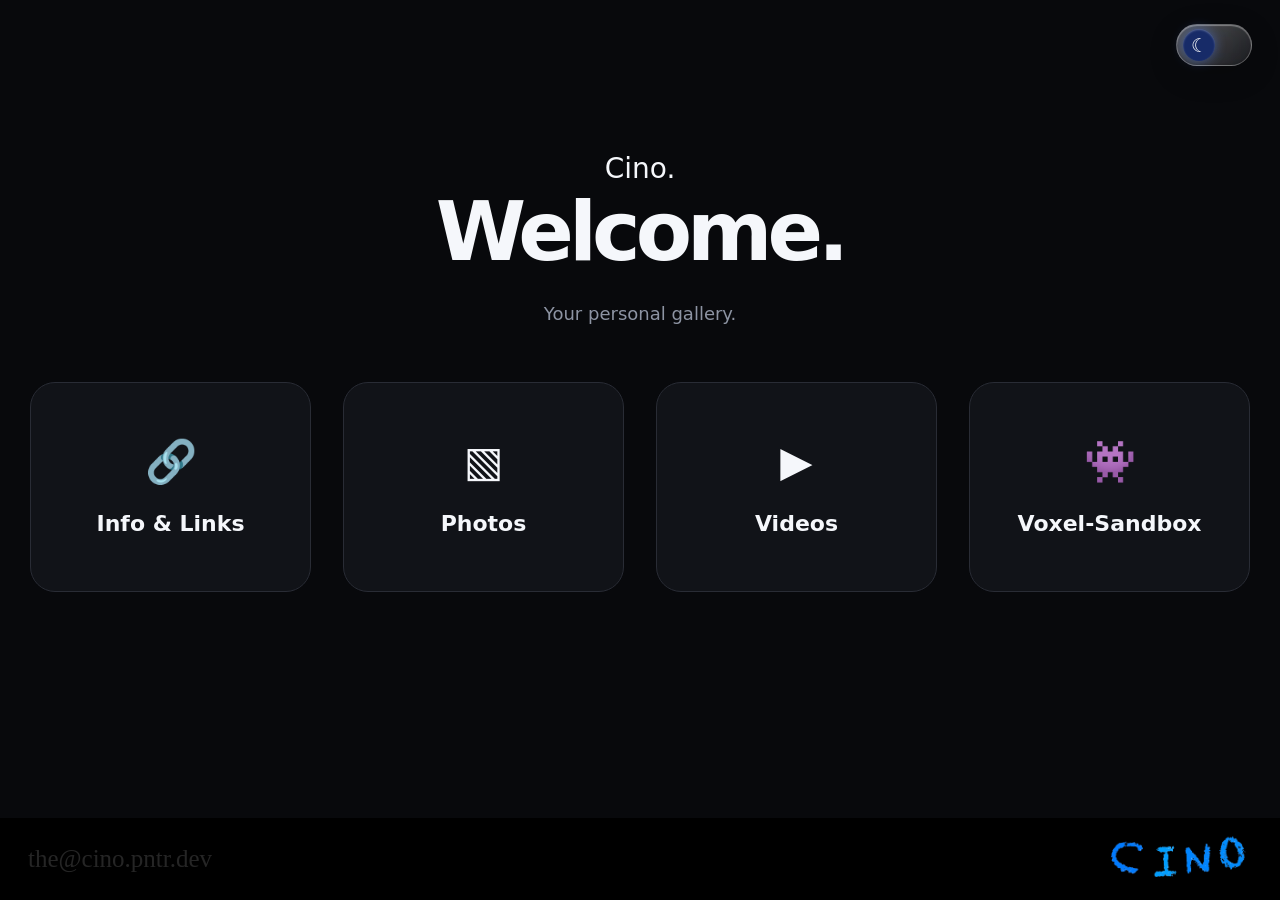
<file: index.html>
<!DOCTYPE html>
<html>
<head>
    <meta charset="UTF-8">
    <meta http-equiv="refresh" content="0; url=/home/">
    <title>Cino.</title>
</head>
<body>
    <script>
        window.location.replace("/home/");
    </script>
</body>
</html>
</file>
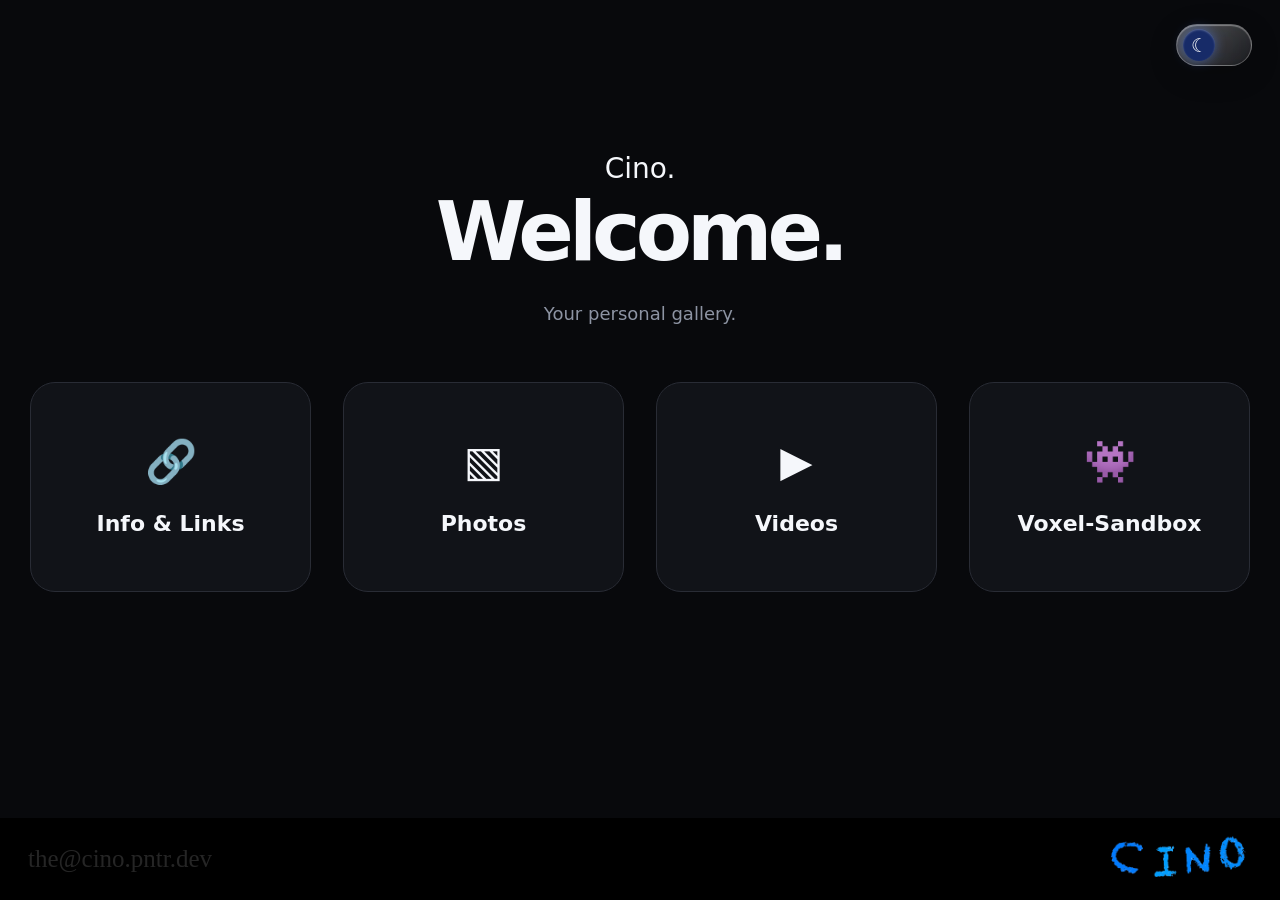
<file: home/index.html>
<!DOCTYPE html>
<html lang="en">

<head>

<meta charset="UTF-8">
<meta name="viewport" content="width=device-width, initial-scale=1.0">

<title>Cino. — Home</title>

<style>

/* =========================
   BASIC
========================= */

* {
    box-sizing: border-box;
}

:root {
    --bg: #08090c;
    --text: #f5f7fb;
    --muted: #8d94a3;
    --card: #111318;
    --border: #292c35;
}

html,
body {
    margin: 0;
    width: 100%;
    min-height: 100%;

    background: var(--bg);
}

body {
    min-height: 100vh;

    color: var(--text);

    font-family:
        system-ui,
        -apple-system,
        BlinkMacSystemFont,
        "Segoe UI",
        sans-serif;

    display: flex;
    flex-direction: column;

    overflow-x: hidden;

    transition:
        background 0.45s ease,
        color 0.45s ease;
}


/* =========================
   LIGHT MODE
========================= */

body.light {
    --bg: #f1f2f5;
    --text: #111216;
    --muted: #686d78;
    --card: rgba(255, 255, 255, 0.62);
    --border: rgba(0, 0, 0, 0.12);
}


/* =========================
   LIQUID GLASS THEME SWITCH
========================= */

.theme-toggle {

    position: fixed;

    top: 24px;
    right: 28px;

    width: 76px;
    height: 42px;

    padding: 0;

    border: 1px solid rgba(255, 255, 255, 0.28);

    border-radius: 999px;

    background:
        linear-gradient(
            135deg,
            rgba(255,255,255,0.32),
            rgba(255,255,255,0.08)
        );

    backdrop-filter: blur(22px) saturate(180%);
    -webkit-backdrop-filter: blur(22px) saturate(180%);

    box-shadow:
        inset 0 1px 1px rgba(255,255,255,0.35),
        inset 0 -1px 2px rgba(0,0,0,0.12),
        0 8px 30px rgba(0,0,0,0.18);

    cursor: pointer;

    display: flex;
    align-items: center;
    justify-content: center;

    z-index: 9999;

    transition:
        transform 0.25s ease,
        background 0.35s ease,
        box-shadow 0.35s ease;
}

.theme-toggle:hover {
    transform: scale(1.06);
}

.theme-toggle:active {
    transform: scale(0.94);
}


.theme-icon {

    width: 32px;
    height: 32px;

    display: flex;
    align-items: center;
    justify-content: center;

    border-radius: 50%;

    font-size: 19px;

    background: rgba(255,255,255,0.72);

    color: #111;

    box-shadow:
        0 2px 10px rgba(0,0,0,0.15),
        inset 0 1px 2px rgba(255,255,255,0.8);

    transition:
        transform 0.4s ease,
        background 0.35s ease,
        color 0.35s ease;
}


/* DARK MODE */

body:not(.light) .theme-icon {

    transform: translateX(-15px);

    background: #172b68;

    color: white;

    box-shadow:
        0 0 12px rgba(80,130,255,0.45),
        inset 0 1px 2px rgba(255,255,255,0.3);
}


/* LIGHT MODE */

body.light .theme-toggle {

    background:
        linear-gradient(
            135deg,
            rgba(255,255,255,0.75),
            rgba(255,255,255,0.35)
        );

    border-color: rgba(255,255,255,0.75);

    box-shadow:
        inset 0 1px 2px rgba(255,255,255,0.9),
        0 8px 30px rgba(0,0,0,0.12);
}

body.light .theme-icon {

    transform: translateX(15px);

    background: white;

    color: #f2a900;
}


/* =========================
   MAIN
========================= */

main {

    flex: 1;

    display: flex;
    flex-direction: column;

    align-items: center;

    padding-top: 155px;
    padding-bottom: 110px;
}


/* =========================
   HERO
========================= */

.hero {
    text-align: center;
}

.brand {

    font-size: 28px;
    font-weight: 400;

    line-height: 1;

    margin-bottom: 10px;
}

.hero h1 {

    margin: 0;

    font-size: clamp(60px, 7vw, 82px);

    line-height: 0.95;

    letter-spacing: -5px;

    font-weight: 800;
}

.hero p {

    margin: 32px 0 0;

    color: var(--muted);

    font-size: 18px;
}


/* =========================
   CHOICE CARDS
========================= */

.choices {

    display: flex;

    justify-content: center;

    gap: 32px;

    width: 100%;

    margin-top: 58px;

    padding: 0 30px;
}


.choice {

    width: 300px;
    height: 210px;

    display: flex;

    flex-direction: column;

    align-items: center;
    justify-content: center;

    gap: 25px;

    background: var(--card);

    border: 1px solid var(--border);

    border-radius: 25px;

    color: var(--text);

    text-decoration: none;

    backdrop-filter: blur(18px);
    -webkit-backdrop-filter: blur(18px);

    transition:
        transform 0.2s ease,
        background 0.2s ease,
        border-color 0.2s ease;
}


.choice:hover {

    transform: translateY(-5px);

    background: rgba(255,255,255,0.08);

    border-color: #3a3e4a;
}


/* =========================
   ICONS
========================= */

.icon {

    display: flex;

    align-items: center;
    justify-content: center;

    height: 48px;

    font-size: 42px;

    line-height: 1;
}


.choice-name {

    font-size: 22px;

    font-weight: 700;
}


/* =========================
   FOOTER
========================= */

footer {

    position: fixed;

    left: 0;
    bottom: 0;

    width: 100%;

    height: 82px;

    display: flex;

    align-items: center;
    justify-content: space-between;

    padding: 0 28px;

    /* LIGHT MODE DEFAULT */

    background: rgba(155, 158, 165, 0.68);

    border-top:
        1px solid rgba(255, 255, 255, 0.45);

    backdrop-filter:
        blur(20px) saturate(140%);

    -webkit-backdrop-filter:
        blur(20px) saturate(140%);

    box-shadow:
        0 -8px 30px rgba(0, 0, 0, 0.08),
        inset 0 1px 1px rgba(255, 255, 255, 0.3);

    z-index: 100;

    transition:
        background 0.45s ease,
        border-color 0.45s ease,
        box-shadow 0.45s ease;
}


/* =========================
   DARK MODE FOOTER
========================= */

body:not(.light) footer {

    background: #000;

    border-top: none;

    backdrop-filter: none;
    -webkit-backdrop-filter: none;

    box-shadow: none;
}


/* =========================
   EMAIL
========================= */

.email {

    color: rgba(20, 21, 24, 0.65);

    font-family:
        Georgia,
        "Times New Roman",
        serif;

    font-size: 25px;

    user-select: none;

    transition:
        color 0.45s ease;
}


/* DARK MODE EMAIL */

body:not(.light) .email {

    color: #252525;
}


/* =========================
   CINO LOGO
========================= */

.cino-logo {

    width: 150px;

    height: auto;

    object-fit: contain;

    user-select: none;

    display: block;
}


/* =========================
   TABLET
========================= */

@media (max-width: 950px) {

    main {

        padding-top: 100px;
        padding-bottom: 100px;
    }


    .choices {

        flex-direction: column;

        align-items: center;

        gap: 18px;
    }


    .choice {

        width: min(500px, 100%);

        height: 150px;
    }


    footer {

        height: 70px;

        padding: 0 18px;
    }


    .email {

        font-size: 17px;
    }


    .cino-logo {

        width: 120px;
    }
}


/* =========================
   SMALL PHONES
========================= */

@media (max-width: 500px) {

    main {

        padding-top: 75px;
        padding-bottom: 90px;
    }


    .theme-toggle {

        top: 16px;
        right: 16px;

        width: 68px;
        height: 38px;
    }


    .theme-icon {

        width: 29px;
        height: 29px;

        font-size: 17px;
    }


    .hero h1 {

        font-size: 58px;

        letter-spacing: -4px;
    }


    .brand {

        font-size: 24px;
    }


    .hero p {

        margin-top: 24px;

        font-size: 16px;
    }


    .choices {

        margin-top: 45px;

        padding: 0 18px;
    }


    .choice {

        height: 130px;

        border-radius: 20px;

        gap: 15px;
    }


    .icon {

        font-size: 36px;
    }


    .choice-name {

        font-size: 19px;
    }


    footer {

        height: 65px;

        padding: 0 14px;
    }


    .email {

        font-size: 14px;
    }


    .cino-logo {

        width: 100px;
    }

}

</style>

</head>


<body>


<!-- =========================
     THEME SWITCH
========================= -->

<button
    id="themeToggle"
    class="theme-toggle"
    aria-label="Toggle light and dark mode"
>

    <span
        class="theme-icon"
        id="themeIcon"
    >☾</span>

</button>


<!-- =========================
     MAIN
========================= -->

<main>


    <section class="hero">


        <div class="brand">
            Cino.
        </div>


        <h1>
            Welcome.
        </h1>


        <p>
            Your personal gallery.
        </p>


    </section>


    <!-- =========================
         CARDS
    ========================= -->

    <section class="choices">


        <a
            class="choice"
            href="../gallery/info-copyandpaste/"
        >

            <span class="icon">
                🔗
            </span>

            <span class="choice-name">
                Info &amp; Links
            </span>

        </a>


        <a
            class="choice"
            href="../gallery/photos/"
        >

            <span class="icon">
                ▧
            </span>

            <span class="choice-name">
                Photos
            </span>

        </a>


        <a
            class="choice"
            href="../gallery/videos/"
        >

            <span class="icon">
                ▶
            </span>

            <span class="choice-name">
                Videos
            </span>

        </a>
<a
            class="choice"
            href="../gallery/Voxel-Sandbox/"
        >

            <span class="icon">
                👾
            </span>

            <span class="choice-name">
                Voxel-Sandbox
            </span>

        </a>


    </section>


</main>


<!-- =========================
     FOOTER
========================= -->

<footer>


    <div class="email">
        the@cino.pntr.dev
    </div>


    <img
        class="cino-logo"
        src="../Assets/cino-logo.png"
        alt="Cino"
    >


</footer>


<!-- =========================
     JAVASCRIPT
========================= -->

<script>


const toggle =
    document.getElementById("themeToggle");


const icon =
    document.getElementById("themeIcon");


/* Load saved theme */

const savedTheme =
    localStorage.getItem("cinoTheme");


if (savedTheme === "light") {

    document.body.classList.add("light");

    icon.textContent = "☀";

} else {

    icon.textContent = "☾";

}


/* Toggle theme */

toggle.addEventListener("click", () => {

    document.body.classList.toggle("light");

    const isLight =
        document.body.classList.contains("light");


    localStorage.setItem(
        "cinoTheme",
        isLight ? "light" : "dark"
    );


    icon.textContent =
        isLight ? "☀" : "☾";

});


</script>


</body>

</html>
</file>
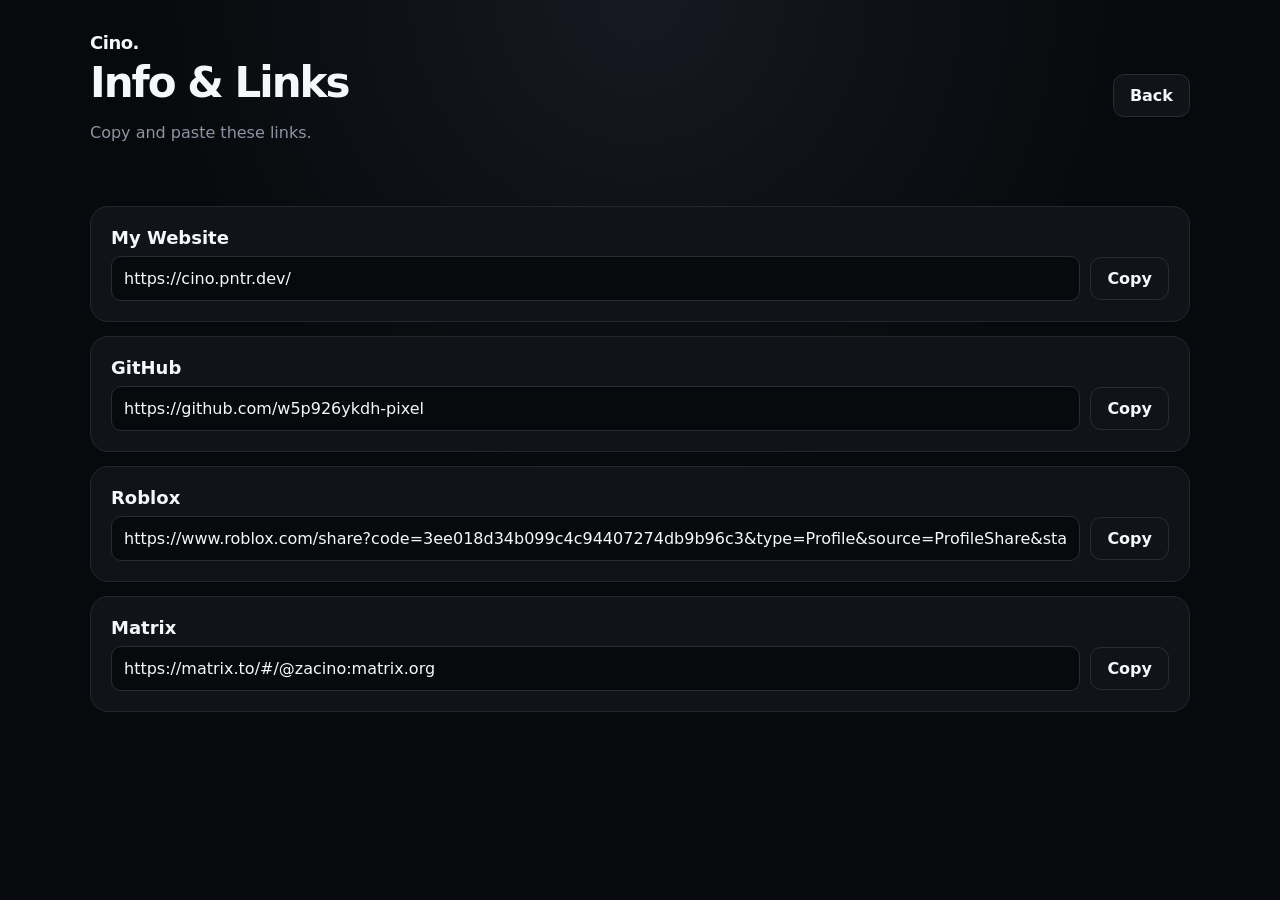
<file: gallery/info-copyandpaste/index.html>
<!DOCTYPE html>
<html lang="en">
<head>
    <meta charset="UTF-8">
    <meta name="viewport" content="width=device-width, initial-scale=1.0">
    <title>Info — Cino.</title>
    <link rel="stylesheet" href="../../style.css">
</head>

<body>

<div class="wrap">

    <div class="top">
        <div>
            <div class="brand">Cino.</div>
            <h1 class="page-title">Info & Links</h1>
            <p class="sub">Copy and paste these links.</p>
        </div>

        <a class="back" href="../../home/">Back</a>
    </div>

    <div id="links"></div>

</div>

<script>
const links = [
    {
        name: "My Website",
        url: "https://cino.pntr.dev/"
    },

    {
        name: "GitHub",
        url: "https://github.com/w5p926ykdh-pixel"
    },

    {
        name: "Roblox",
        url: "https://www.roblox.com/share?code=3ee018d34b099c4c94407274db9b96c3&type=Profile&source=ProfileShare&stamp=1791284930173"
    },

    {
        name: "Matrix",
        url: "https://matrix.to/#/@zacino:matrix.org"
    }

    // Add more links like this:
    // {
    //     name: "Example",
    //     url: "https://example.com/"
    // }
];

const container = document.getElementById("links");

links.forEach(link => {

    const card = document.createElement("div");

    card.style.cssText = `
        background: #111318;
        border: 1px solid #242731;
        border-radius: 18px;
        padding: 20px;
        margin-bottom: 14px;
    `;

    card.innerHTML = `
        <div style="
            font-size:18px;
            font-weight:700;
            margin-bottom:8px;
        ">
            ${link.name}
        </div>

        <div style="
            display:flex;
            gap:10px;
            align-items:center;
        ">
            <input
                value="${link.url}"
                readonly
                style="
                    display:block;
                    flex:1;
                    min-width:0;
                    padding:12px;
                    border-radius:10px;
                    border:1px solid #292c35;
                    background:#08090c;
                    color:#f5f7fb;
                    font:inherit;
                "
            >

            <button
                class="btn"
                onclick="copyLink('${link.url}', this)"
            >
                Copy
            </button>
        </div>
    `;

    container.appendChild(card);
});

async function copyLink(url, button) {

    await navigator.clipboard.writeText(url);

    const oldText = button.textContent;

    button.textContent = "Copied!";

    setTimeout(() => {
        button.textContent = oldText;
    }, 1200);
}
</script>

</body>
</html>
</file>
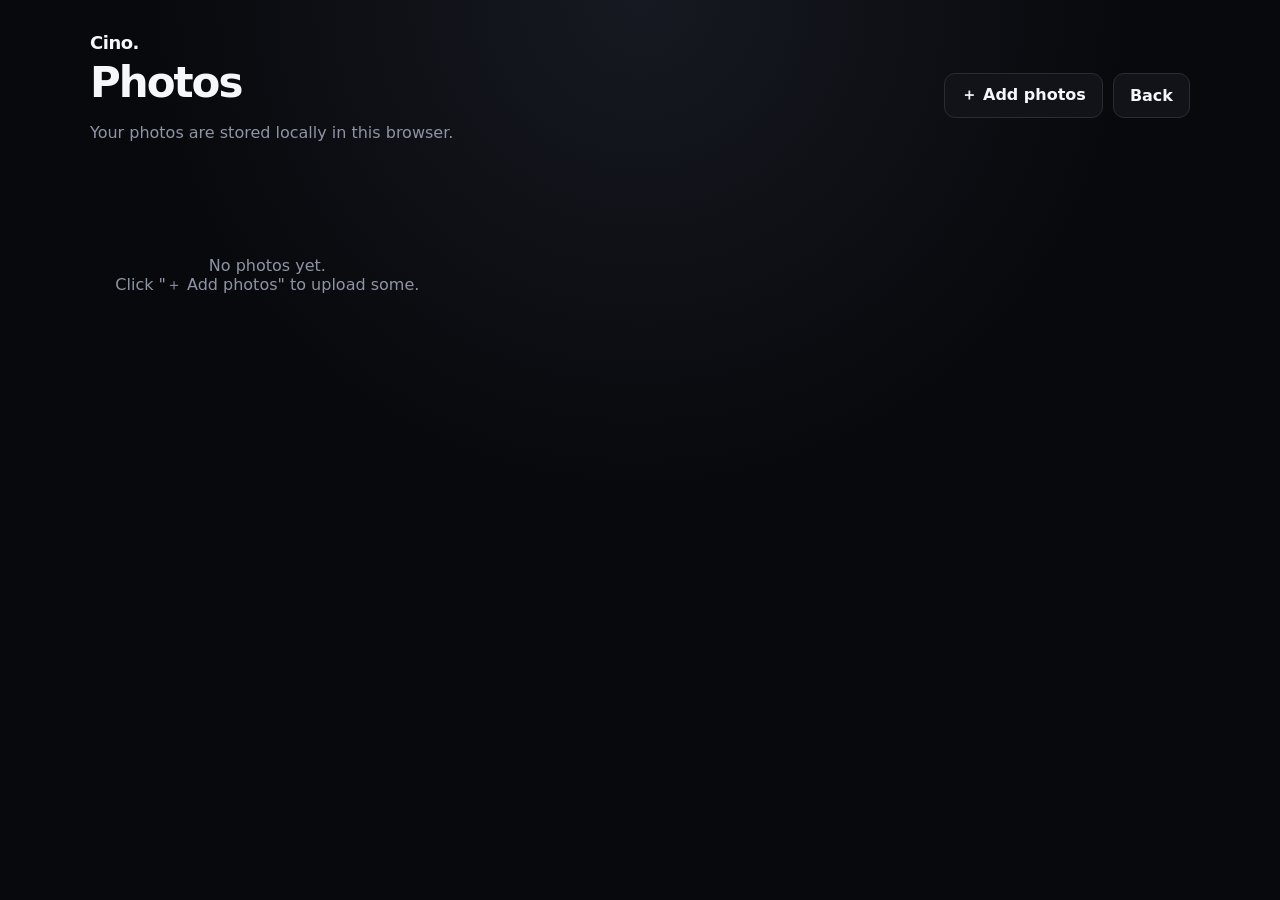
<file: gallery/photos/index.html>
<!DOCTYPE html>
<html lang="en">
<head>
    <meta charset="UTF-8">
    <meta name="viewport" content="width=device-width, initial-scale=1.0">
    <title>Photos — Cino.</title>
    <link rel="stylesheet" href="../../style.css">
</head>

<body>

<div class="wrap">

    <div class="top">
        <div>
            <div class="brand">Cino.</div>
            <h1 class="page-title">Photos</h1>
            <p class="sub">Your photos are stored locally in this browser.</p>
        </div>

        <div class="actions">
            <label class="btn" for="photoInput">＋ Add photos</label>
            <a class="back" href="../../home/">Back</a>
        </div>
    </div>

    <input
        id="photoInput"
        type="file"
        accept="image/*"
        multiple
    >

    <div id="grid" class="grid"></div>

</div>

<!-- Fullscreen viewer -->
<div id="viewer" class="viewer">
    <button class="close" id="closeViewer">×</button>
    <img id="viewerImage" alt="Photo">
</div>

<script>
const DB_NAME = "CinoGalleryDB";
const DB_VERSION = 1;
const STORE_NAME = "photos";

let db;
let objectUrls = [];

/* =========================
   OPEN DATABASE
========================= */

function openDatabase() {
    return new Promise((resolve, reject) => {
        const request = indexedDB.open(DB_NAME, DB_VERSION);

        request.onupgradeneeded = event => {
            const database = event.target.result;

            if (!database.objectStoreNames.contains(STORE_NAME)) {
                database.createObjectStore(STORE_NAME, {
                    keyPath: "id",
                    autoIncrement: true
                });
            }
        };

        request.onsuccess = event => {
            db = event.target.result;
            resolve(db);
        };

        request.onerror = () => {
            reject(request.error);
        };
    });
}

/* =========================
   DATABASE HELPERS
========================= */

function getPhotos() {
    return new Promise((resolve, reject) => {
        const transaction = db.transaction(STORE_NAME, "readonly");
        const store = transaction.objectStore(STORE_NAME);
        const request = store.getAll();

        request.onsuccess = () => {
            resolve(request.result);
        };

        request.onerror = () => {
            reject(request.error);
        };
    });
}

function addPhoto(photo) {
    return new Promise((resolve, reject) => {
        const transaction = db.transaction(STORE_NAME, "readwrite");
        const store = transaction.objectStore(STORE_NAME);
        const request = store.add(photo);

        request.onsuccess = () => {
            resolve();
        };

        request.onerror = () => {
            reject(request.error);
        };
    });
}

function deletePhoto(id) {
    return new Promise((resolve, reject) => {
        const transaction = db.transaction(STORE_NAME, "readwrite");
        const store = transaction.objectStore(STORE_NAME);
        const request = store.delete(id);

        request.onsuccess = () => {
            resolve();
        };

        request.onerror = () => {
            reject(request.error);
        };
    });
}

/* =========================
   RENDER PHOTOS
========================= */

async function renderPhotos() {

    const grid = document.getElementById("grid");

    objectUrls.forEach(url => URL.revokeObjectURL(url));
    objectUrls = [];

    const photos = await getPhotos();

    grid.innerHTML = "";

    if (photos.length === 0) {
        grid.innerHTML = `
            <div class="empty">
                No photos yet.<br>
                Click "＋ Add photos" to upload some.
            </div>
        `;
        return;
    }

    photos.sort((a, b) => b.createdAt - a.createdAt);

    photos.forEach(photo => {

        const item = document.createElement("div");
        item.className = "item";

        const img = document.createElement("img");

        const url = URL.createObjectURL(photo.blob);
        objectUrls.push(url);

        img.src = url;
        img.alt = photo.name || "Photo";

        img.addEventListener("click", () => {
            openViewer(url);
        });

        const deleteButton = document.createElement("button");

        deleteButton.className = "delete";
        deleteButton.textContent = "×";
        deleteButton.title = "Delete photo";

        deleteButton.addEventListener("click", async event => {
            event.stopPropagation();

            await deletePhoto(photo.id);
            renderPhotos();
        });

        item.appendChild(img);
        item.appendChild(deleteButton);

        grid.appendChild(item);
    });
}

/* =========================
   UPLOAD
========================= */

document.getElementById("photoInput").addEventListener("change", async event => {

    const files = Array.from(event.target.files);

    for (const file of files) {

        if (!file.type.startsWith("image/")) {
            continue;
        }

        await addPhoto({
            name: file.name,
            blob: file,
            createdAt: Date.now()
        });
    }

    event.target.value = "";

    renderPhotos();
});

/* =========================
   FULLSCREEN VIEWER
========================= */

const viewer = document.getElementById("viewer");
const viewerImage = document.getElementById("viewerImage");

function openViewer(url) {
    viewerImage.src = url;
    viewer.classList.add("open");
}

function closeViewer() {
    viewer.classList.remove("open");
    viewerImage.src = "";
}

document.getElementById("closeViewer").addEventListener("click", closeViewer);

viewer.addEventListener("click", event => {
    if (event.target === viewer) {
        closeViewer();
    }
});

document.addEventListener("keydown", event => {
    if (event.key === "Escape") {
        closeViewer();
    }
});

/* =========================
   MIGRATE OLD PHOTOS
   From localStorage → IndexedDB
========================= */

async function migrateOldPhotos() {

    const oldData = localStorage.getItem("cinoPhotos");

    if (!oldData) {
        return;
    }

    try {

        const oldPhotos = JSON.parse(oldData);

        if (!Array.isArray(oldPhotos) || oldPhotos.length === 0) {
            localStorage.removeItem("cinoPhotos");
            return;
        }

        const existingPhotos = await getPhotos();

        if (existingPhotos.length === 0) {

            for (const oldPhoto of oldPhotos) {

                if (!oldPhoto.data) {
                    continue;
                }

                try {

                    const response = await fetch(oldPhoto.data);
                    const blob = await response.blob();

                    await addPhoto({
                        name: oldPhoto.name || "Old photo",
                        blob: blob,
                        createdAt: oldPhoto.createdAt || Date.now()
                    });

                } catch (error) {
                    console.error(
                        "Could not migrate photo:",
                        error
                    );
                }
            }
        }

        /*
         * Free the old localStorage space
         */
        localStorage.removeItem("cinoPhotos");

    } catch (error) {

        console.error(
            "Could not migrate old photos:",
            error
        );
    }
}

/* =========================
   START
========================= */

async function start() {

    try {

        await openDatabase();

        await migrateOldPhotos();

        await renderPhotos();

    } catch (error) {

        console.error(error);

        document.getElementById("grid").innerHTML = `
            <div class="empty">
                Your browser could not open the photo database.
            </div>
        `;
    }
}

start();

</script>

</body>
</html>
</file>
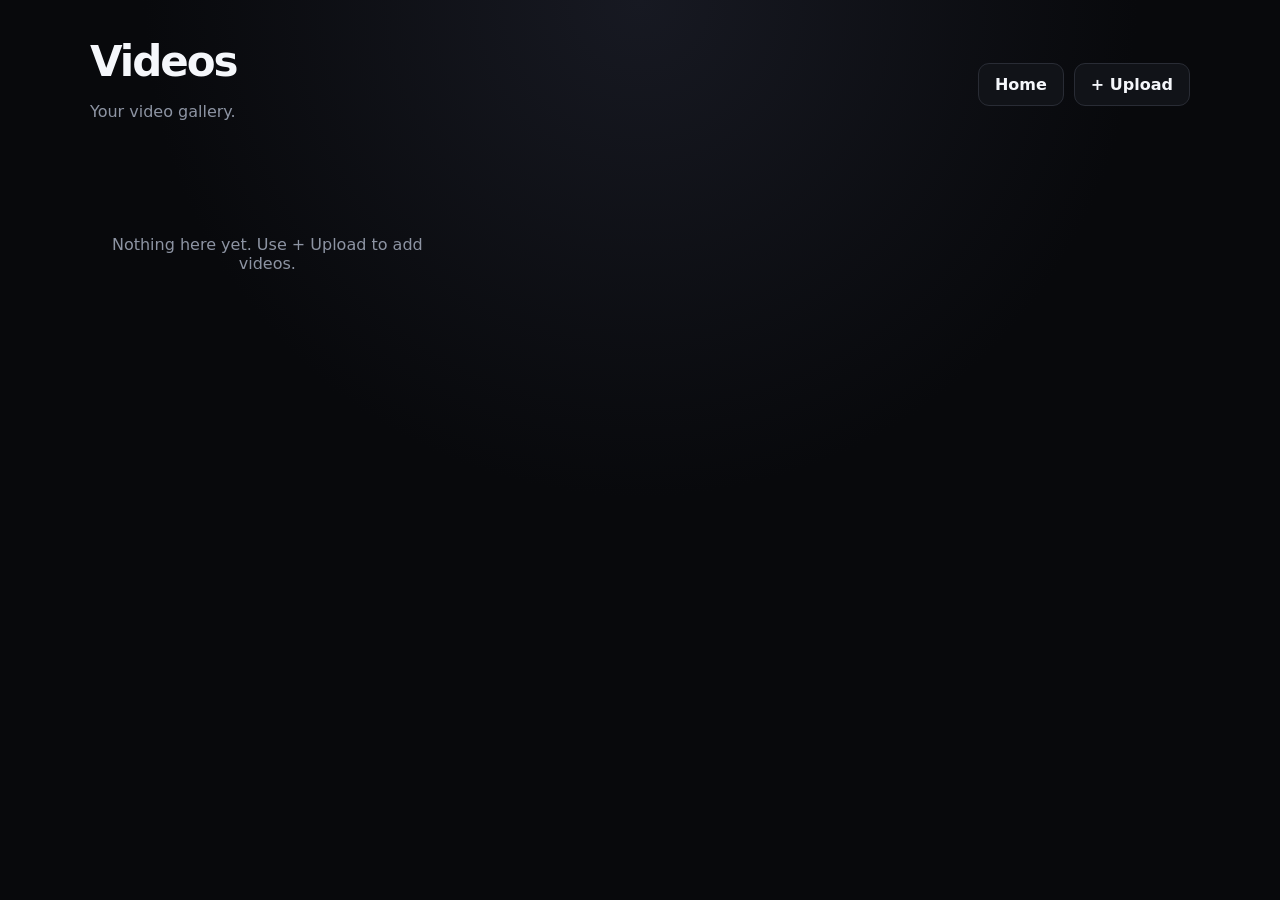
<file: gallery/videos/index.html>
<!DOCTYPE html>
<html>
<head>
    <meta charset="UTF-8">
    <meta name="viewport" content="width=device-width, initial-scale=1.0">
    <title>Cino. — Videos</title>
    <link rel="stylesheet" href="/style.css">
</head>

<body>

<main class="wrap">

<header class="top">

    <div>
        <h1 class="page-title">Videos</h1>
        <p class="sub">Your video gallery.</p>
    </div>

    <div class="actions">

        <a class="back" href="/home/">Home</a>

        <button class="btn" onclick="document.getElementById('files').click()">
            + Upload
        </button>

        <input id="files" type="file" accept="video/*" multiple>

    </div>

</header>

<section id="gallery" class="grid"></section>

</main>

<div id="viewer" class="viewer">
    <button class="close" onclick="closeViewer()">×</button>
    <div id="viewerContent"></div>
</div>

<script>

const gallery = document.getElementById("gallery");
const files = document.getElementById("files");

let videos = JSON.parse(localStorage.getItem("cinoVideos") || "[]");

function render() {

    gallery.innerHTML = "";

    if (videos.length === 0) {
        gallery.innerHTML =
            '<div class="empty">Nothing here yet. Use + Upload to add videos.</div>';
        return;
    }

    videos.forEach((video, index) => {

        const item = document.createElement("article");
        item.className = "item";

        const player = document.createElement("video");

        player.src = video;
        player.muted = true;
        player.playsInline = true;
        player.preload = "metadata";

        player.onclick = () => {

            const viewer = document.getElementById("viewer");
            const content = document.getElementById("viewerContent");

            content.innerHTML = "";

            const bigVideo = document.createElement("video");

            bigVideo.src = video;
            bigVideo.controls = true;
            bigVideo.autoplay = true;
            bigVideo.playsInline = true;

            content.appendChild(bigVideo);

            viewer.classList.add("open");
        };

        const deleteButton = document.createElement("button");

        deleteButton.className = "delete";
        deleteButton.textContent = "×";

        deleteButton.onclick = (event) => {

            event.stopPropagation();

            videos.splice(index, 1);

            localStorage.setItem(
                "cinoVideos",
                JSON.stringify(videos)
            );

            render();

        };

        item.appendChild(player);
        item.appendChild(deleteButton);

        gallery.appendChild(item);

    });
}

files.onchange = () => {

    [...files.files].forEach(file => {

        const reader = new FileReader();

        reader.onload = () => {

            videos.push(reader.result);

            localStorage.setItem(
                "cinoVideos",
                JSON.stringify(videos)
            );

            render();

        };

        reader.readAsDataURL(file);

    });

};

function closeViewer() {
    document.getElementById("viewer").classList.remove("open");
    document.getElementById("viewerContent").innerHTML = "";
}

render();

</script>

</body>
</html>
</file>
<file: style.css>
:root {
    color-scheme: dark;

    --bg: #08090c;
    --card: #111318;
    --text: #f5f7fb;
    --muted: #8d94a3;
}

* {
    box-sizing: border-box;
}

html {
    background: var(--bg);
}

body {
    margin: 0;
    padding: 32px;
    min-height: 100vh;

    font-family:
        system-ui,
        -apple-system,
        BlinkMacSystemFont,
        "Segoe UI",
        sans-serif;

    background:
        radial-gradient(
            circle at top,
            #171922,
            #08090c 45%
        );

    color: var(--text);
}


/* =========================
   MAIN CONTAINER
========================= */

.wrap {
    max-width: 1100px;
    margin: auto;
}


/* =========================
   TOP HEADER
========================= */

.top {
    display: flex;
    align-items: center;
    justify-content: space-between;

    gap: 16px;
    margin-bottom: 48px;
}

.brand {
    font-size: 18px;
    font-weight: 800;
    letter-spacing: -0.5px;
}

.page-title {
    margin: 5px 0 0;

    font-size: 42px;
    letter-spacing: -2px;
}

.sub {
    color: var(--muted);
}


/* =========================
   HOME HERO
========================= */

.hero {
    text-align: center;
    margin: 80px auto 50px;
}

.hero h1 {
    font-size: clamp(42px, 8vw, 76px);

    margin: 0;

    letter-spacing: -4px;
}

.hero p {
    margin-top: 12px;

    color: var(--muted);

    font-size: 17px;
}


/* =========================
   HOME CHOICES
========================= */

.choices {
    display: flex;

    flex-direction: column;
    align-items: center;

    gap: 16px;

    width: 100%;
    max-width: 600px;

    margin: 0 auto;
}

.choice {
    width: 100%;
    max-width: 500px;

    min-height: 90px;

    display: flex;

    align-items: center;
    justify-content: center;

    gap: 14px;

    padding: 22px;

    border-radius: 20px;
    border: 1px solid #242731;

    background: #111318;

    color: var(--text);

    text-decoration: none;

    font-size: 20px;
    font-weight: 700;

    transition: 0.2s ease;
}

.choice:hover {
    transform: translateY(-3px);

    border-color: #3a3e4a;

    background: #171922;
}

.icon {
    font-size: 26px;
}


/* =========================
   BUTTONS
========================= */

.actions {
    display: flex;
    gap: 10px;
}

.btn,
.back {
    display: inline-flex;

    align-items: center;
    justify-content: center;

    padding: 11px 16px;

    border: 1px solid #292c35;
    border-radius: 11px;

    background: #111318;

    color: var(--text);

    text-decoration: none;

    font: inherit;
    font-weight: 600;

    cursor: pointer;

    transition: 0.2s ease;
}

.btn:hover,
.back:hover {
    background: #171922;
    border-color: #3a3e4a;
}


/* =========================
   GALLERY
========================= */

.grid {
    display: grid;

    grid-template-columns:
        repeat(
            auto-fill,
            minmax(280px, 1fr)
        );

    gap: 18px;
}

.item {
    position: relative;

    overflow: hidden;

    background: var(--card);

    border: 1px solid #242731;

    border-radius: 18px;

    padding: 12px;
}


/* =========================
   PHOTOS + VIDEOS
========================= */

.item img,
.item video {
    display: block;

    width: 100%;

    height: 280px;

    object-fit: contain;

    border-radius: 12px;
}

.item video {
    max-width: 100%;
}


/* =========================
   DELETE BUTTON
========================= */

.delete {
    position: absolute;

    top: 18px;
    right: 18px;

    width: 32px;
    height: 32px;

    border: 0;
    border-radius: 50%;

    background: #111318;

    color: white;

    font-size: 20px;

    cursor: pointer;
}


/* =========================
   EMPTY GALLERY
========================= */

.empty {
    text-align: center;

    color: var(--muted);

    padding: 50px 20px;
}


/* =========================
   FULLSCREEN VIEWER
========================= */

.viewer {
    position: fixed;

    inset: 0;

    display: none;

    align-items: center;
    justify-content: center;

    background: rgba(0, 0, 0, 0.9);

    z-index: 1000;

    padding: 30px;
}

.viewer.open {
    display: flex;
}

.viewer img,
.viewer video {
    max-width: 95vw;
    max-height: 90vh;

    width: auto;
    height: auto;

    object-fit: contain;
}


/* =========================
   CLOSE BUTTON
========================= */

.close {
    position: absolute;

    top: 20px;
    right: 25px;

    width: 42px;
    height: 42px;

    border: 0;
    border-radius: 50%;

    background: #111318;

    color: white;

    font-size: 28px;

    cursor: pointer;
}


/* =========================
   HIDDEN FILE INPUTS
========================= */

input[type="file"] {
    display: none;
}


/* =========================
   MOBILE
========================= */

@media (max-width: 650px) {

    body {
        padding: 20px;
    }

    .top {
        flex-direction: column;
        align-items: flex-start;
    }

    .actions {
        width: 100%;
    }

    .grid {
        grid-template-columns: 1fr;
    }

    .item img,
    .item video {
        height: 250px;
    }

}
</file>
